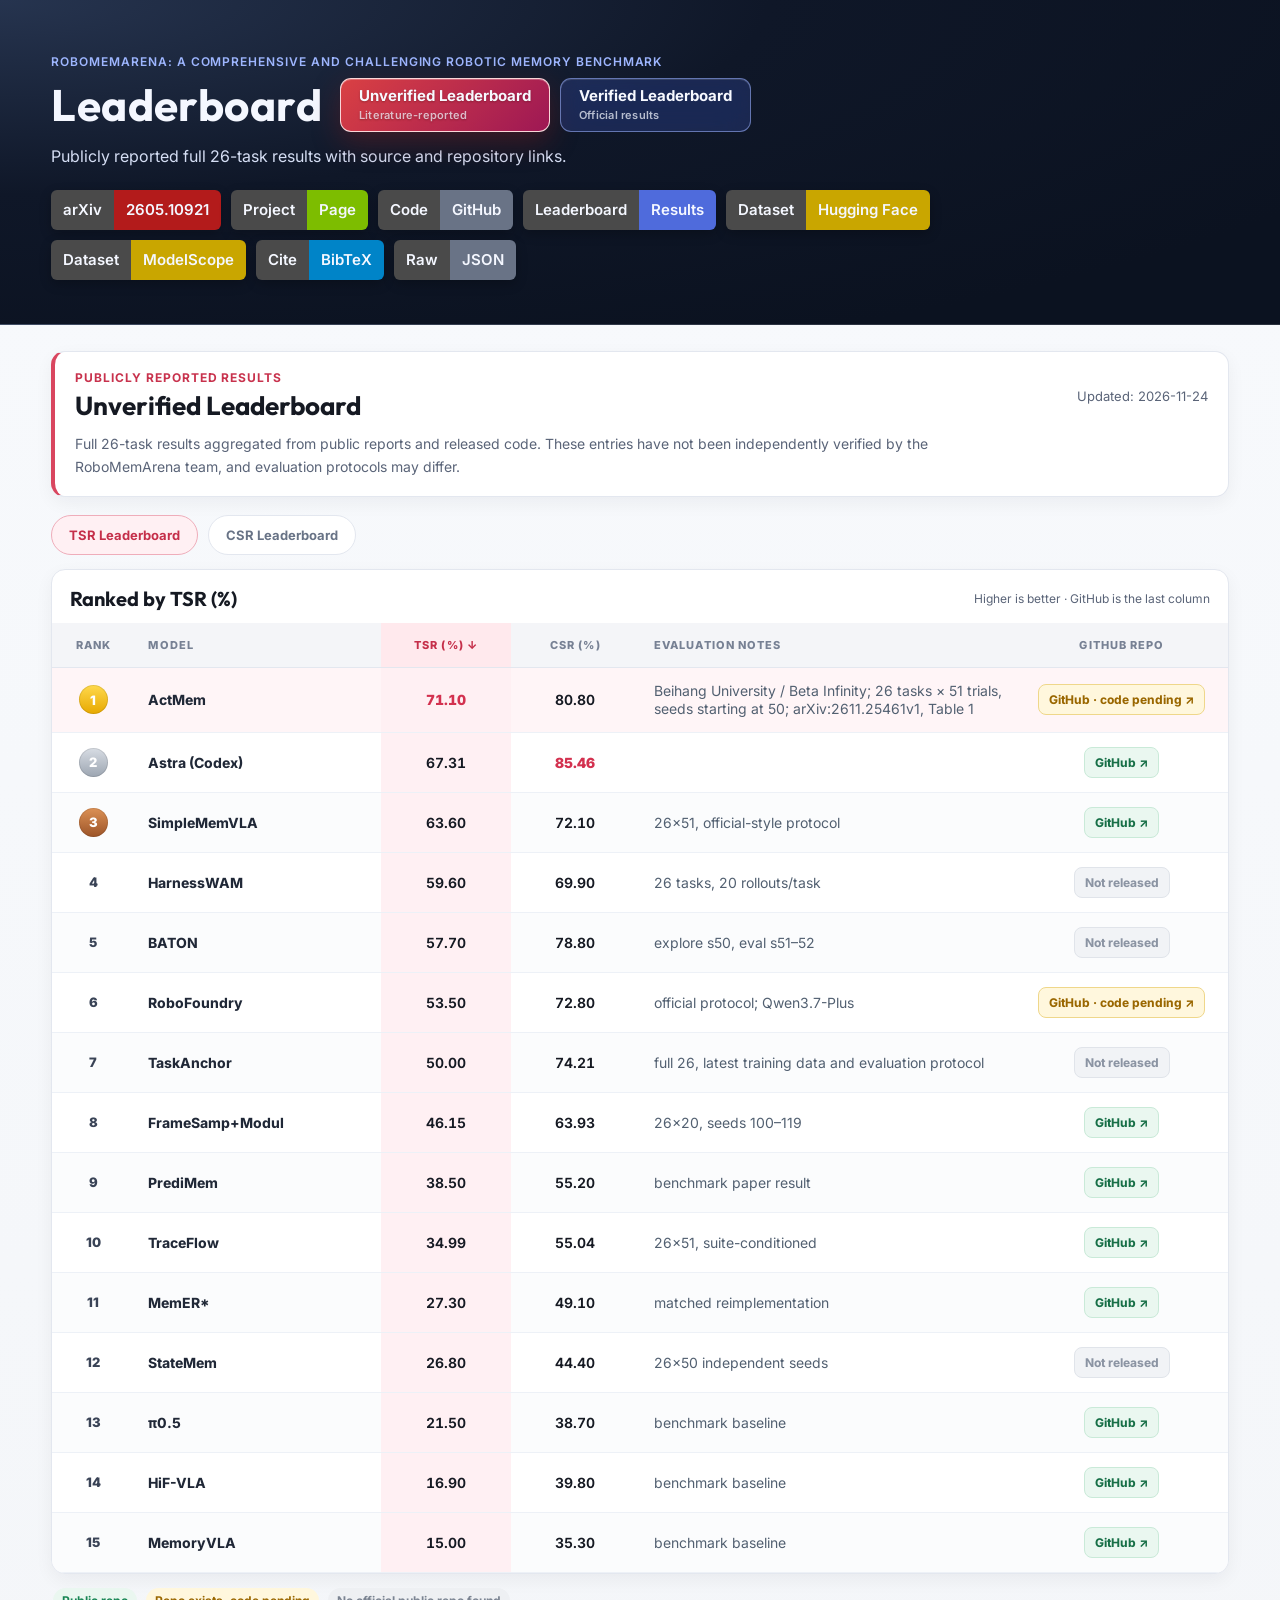
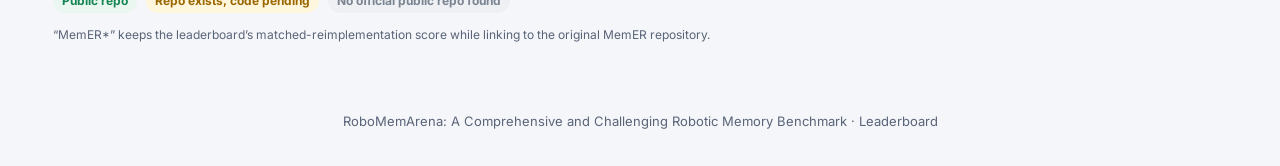
<file: leaderboard.html>
<!DOCTYPE html>
<html lang="en">
<head>
  <meta charset="UTF-8">
  <meta name="viewport" content="width=device-width, initial-scale=1.0">
  <title>RoboMemArena: A Comprehensive and Challenging Robotic Memory Benchmark Leaderboard</title>
  <meta name="description" content="RoboMemArena leaderboard for a comprehensive and challenging robotic memory benchmark, with sortable metrics and category-wise scores.">
  <link rel="preconnect" href="https://fonts.googleapis.com">
  <link rel="preconnect" href="https://fonts.gstatic.com" crossorigin>
  <link href="https://fonts.googleapis.com/css2?family=Inter:wght@400;500;600;700&family=Outfit:wght@500;700&display=swap" rel="stylesheet">
  <link rel="stylesheet" href="leaderboard.css">
</head>
<body>
  <header class="hero">
    <div class="container">
      <p class="kicker">RoboMemArena: A Comprehensive and Challenging Robotic Memory Benchmark</p>
      <div class="title-row">
        <h1>Leaderboard</h1>
        <div class="leaderboard-tabs" role="tablist" aria-label="Leaderboard verification status">
          <button
            id="unverifiedTab"
            class="leaderboard-tab leaderboard-tab-unverified is-active"
            type="button"
            role="tab"
            aria-selected="true"
            aria-controls="unverifiedBoard"
            data-board="unverified"
          >
            <span>Unverified Leaderboard</span>
            <small>Literature-reported</small>
          </button>
          <button
            id="verifiedTab"
            class="leaderboard-tab leaderboard-tab-verified"
            type="button"
            role="tab"
            aria-selected="false"
            aria-controls="verifiedBoard"
            data-board="verified"
          >
            <span>Verified Leaderboard</span>
            <small>Official results</small>
          </button>
        </div>
      </div>
      <p class="subtitle" id="leaderboardSubtitle">
        Publicly reported full 26-task results with source and repository links.
      </p>
      <div class="resource-links" aria-label="RoboMemArena resources">
        <a href="https://arxiv.org/abs/2605.10921" class="resource-pill resource-red" target="_blank" rel="noopener noreferrer">
          <span class="resource-prefix">arXiv</span>
          <span class="resource-value">2605.10921</span>
        </a>
        <a href="index.html" class="resource-pill resource-green">
          <span class="resource-prefix">Project</span>
          <span class="resource-value">Page</span>
        </a>
        <a href="https://github.com/OpenHelix-Team/RoboMemArena" class="resource-pill resource-slate" target="_blank" rel="noopener noreferrer">
          <span class="resource-prefix">Code</span>
          <span class="resource-value">GitHub</span>
        </a>
        <a href="leaderboard.html" class="resource-pill resource-indigo">
          <span class="resource-prefix">Leaderboard</span>
          <span class="resource-value">Results</span>
        </a>
        <a href="https://huggingface.co/datasets/RoboMemArenaBenchmark/RoboMemArena" class="resource-pill resource-gold" target="_blank" rel="noopener noreferrer">
          <span class="resource-prefix">Dataset</span>
          <span class="resource-value">Hugging Face</span>
        </a>
        <a href="https://modelscope.cn/profile/haodong123" class="resource-pill resource-gold" target="_blank" rel="noopener noreferrer">
          <span class="resource-prefix">Dataset</span>
          <span class="resource-value">ModelScope</span>
        </a>
        <a href="index.html#bibtex" class="resource-pill resource-blue">
          <span class="resource-prefix">Cite</span>
          <span class="resource-value">BibTeX</span>
        </a>
        <a href="leaderboard_data.json" class="resource-pill resource-slate" target="_blank" rel="noopener noreferrer">
          <span class="resource-prefix">Raw</span>
          <span class="resource-value">JSON</span>
        </a>
      </div>
    </div>
  </header>

  <main class="container">
    <div id="verifiedBoard" class="leaderboard-view" role="tabpanel" aria-labelledby="verifiedTab" hidden>
    <section class="panel controls">
      <div class="control">
        <label for="protocolSelect">Protocol</label>
        <select id="protocolSelect"></select>
      </div>
      <div class="control">
        <label for="sortSelect">Sort By</label>
        <select id="sortSelect">
          <option value="overall_csr">Overall CSR</option>
          <option value="overall_tsr">Overall TSR</option>
          <option value="transfer_tsr">T (Transfer) TSR</option>
          <option value="transfer_csr">T (Transfer)</option>
          <option value="occlusion_tsr">O (Occlusion) TSR</option>
          <option value="occlusion_csr">O (Occlusion)</option>
          <option value="counting_tsr">C (Counting) TSR</option>
          <option value="counting_csr">C (Counting)</option>
          <option value="sequence_tsr">S (Sequence) TSR</option>
          <option value="sequence_csr">S (Sequence)</option>
        </select>
      </div>
      <div class="control">
        <label for="searchInput">Search</label>
        <input id="searchInput" type="text" placeholder="method / model / note">
      </div>
    </section>

    <section class="panel table-wrap">
      <table id="leaderboardTable">
        <thead>
          <tr>
            <th>Rank</th>
            <th>Method</th>
            <th>Affiliation</th>
            <th>VLM</th>
            <th>VLA</th>
            <th>TSR (%)</th>
            <th>CSR (%)</th>
            <th>T (TSR/CSR)</th>
            <th>O (TSR/CSR)</th>
            <th>C (TSR/CSR)</th>
            <th>S (TSR/CSR)</th>
            <th>Source</th>
            <th>Notes</th>
          </tr>
        </thead>
        <tbody></tbody>
      </table>
    </section>

    <section class="panel realworld">
      <div class="section-heading">
        <div>
          <p class="section-kicker">Physical Robot</p>
          <h2>Real-World Evaluation</h2>
        </div>
        <p class="section-note">Full-task success rate over 10 rollouts per task.</p>
      </div>
      <div class="table-wrap realworld-table-wrap">
        <table class="realworld-table">
          <thead>
            <tr>
              <th>Method</th>
              <th>Affiliation</th>
              <th>Pour Bottle ×2</th>
              <th>Brush Plates w/ Swap</th>
              <th>Transfer Objects</th>
              <th>Shell Game</th>
              <th>IHMB</th>
              <th>Average</th>
            </tr>
          </thead>
          <tbody>
            <tr class="highlight-row">
              <td><strong>PrediMem</strong></td>
              <td>HKUST (Guangzhou)</td>
              <td><strong>60</strong></td>
              <td><strong>60</strong></td>
              <td><strong>80</strong></td>
              <td><strong>50</strong></td>
              <td><strong>10</strong></td>
              <td><strong>52</strong></td>
            </tr>
            <tr>
              <td>MemER*</td>
              <td>Stanford University</td>
              <td>30</td>
              <td>50</td>
              <td>80</td>
              <td>40</td>
              <td>0</td>
              <td>40</td>
            </tr>
            <tr>
              <td>π<sub>0.5</sub></td>
              <td>Physical Intelligence</td>
              <td>20</td>
              <td>10</td>
              <td>60</td>
              <td>10</td>
              <td>0</td>
              <td>20</td>
            </tr>
          </tbody>
        </table>
      </div>
      <p class="contact-note">
        Real-world evaluation requires physical robot access. If you are interested in evaluating on the real-world benchmark,
        please contact <a href="mailto:leihuashuohit@gmail.com">leihuashuohit@gmail.com</a>.
      </p>
    </section>

    <section class="panel notes">
      <h2>Metric Definition</h2>
      <ul>
        <li><strong>TSR</strong>: full-task success rate.</li>
        <li><strong>CSR</strong>: cumulative success rate over stage-level verification predicates.</li>
        <li><strong>T / O / C / S</strong>: category-wise TSR/CSR for Transferring / Occlusion / Counting / Sequence.</li>
        <li><strong>Evaluation protocol</strong>: all reported simulation results are evaluated on all 26 RoboMemArena tasks. Rollout counts may differ by method and are stated in the source or notes for each entry.</li>
      </ul>
      <p class="updated" id="updatedAt">Updated: -</p>
    </section>
    </div>

    <div id="unverifiedBoard" class="leaderboard-view" role="tabpanel" aria-labelledby="unverifiedTab">
      <section class="panel unverified-overview">
        <div class="section-heading">
          <div>
            <p class="section-kicker unverified-kicker">Publicly reported results</p>
            <h2>Unverified Leaderboard</h2>
          </div>
          <p class="updated unverified-updated">Updated: 2026-11-24</p>
        </div>
        <p>
          Full 26-task results aggregated from public reports and released code. These entries have not been
          independently verified by the RoboMemArena team, and evaluation protocols may differ.
        </p>
      </section>

      <div class="unverified-metric-tabs" role="tablist" aria-label="Unverified leaderboard ranking metric">
        <button class="unverified-metric-tab is-active" type="button" role="tab" aria-selected="true" data-unverified-metric="tsr">
          TSR Leaderboard
        </button>
        <button class="unverified-metric-tab" type="button" role="tab" aria-selected="false" data-unverified-metric="csr">
          CSR Leaderboard
        </button>
      </div>

      <section class="panel unverified-table-panel">
        <div class="unverified-section-head">
          <h2 id="unverifiedRankingTitle">Ranked by TSR (%)</h2>
          <p>Higher is better · GitHub is the last column</p>
        </div>
        <div class="table-wrap">
          <table class="unverified-table">
            <colgroup>
              <col class="unverified-col-rank">
              <col class="unverified-col-model">
              <col class="unverified-col-score">
              <col class="unverified-col-score">
              <col class="unverified-col-notes">
              <col class="unverified-col-repo">
            </colgroup>
            <thead>
              <tr>
                <th class="unverified-center">Rank</th>
                <th>Model</th>
                <th class="unverified-center" id="unverifiedTsrHeader">TSR (%)</th>
                <th class="unverified-center" id="unverifiedCsrHeader">CSR (%)</th>
                <th>Evaluation Notes</th>
                <th class="unverified-center">GitHub Repo</th>
              </tr>
            </thead>
            <tbody id="unverifiedTableBody"></tbody>
          </table>
        </div>
      </section>

      <div class="unverified-status-row" aria-label="Repository availability legend">
        <span class="unverified-badge is-release">Public repo</span>
        <span class="unverified-badge is-pending">Repo exists, code pending</span>
        <span class="unverified-badge is-missing">No official public repo found</span>
      </div>

      <p class="unverified-footnote">
        “MemER*” keeps the leaderboard’s matched-reimplementation score while linking to the original MemER repository.
      </p>
    </div>
  </main>

  <footer>
    <p>RoboMemArena: A Comprehensive and Challenging Robotic Memory Benchmark · Leaderboard</p>
  </footer>

  <script src="leaderboard.js"></script>
</body>
</html>
</file>
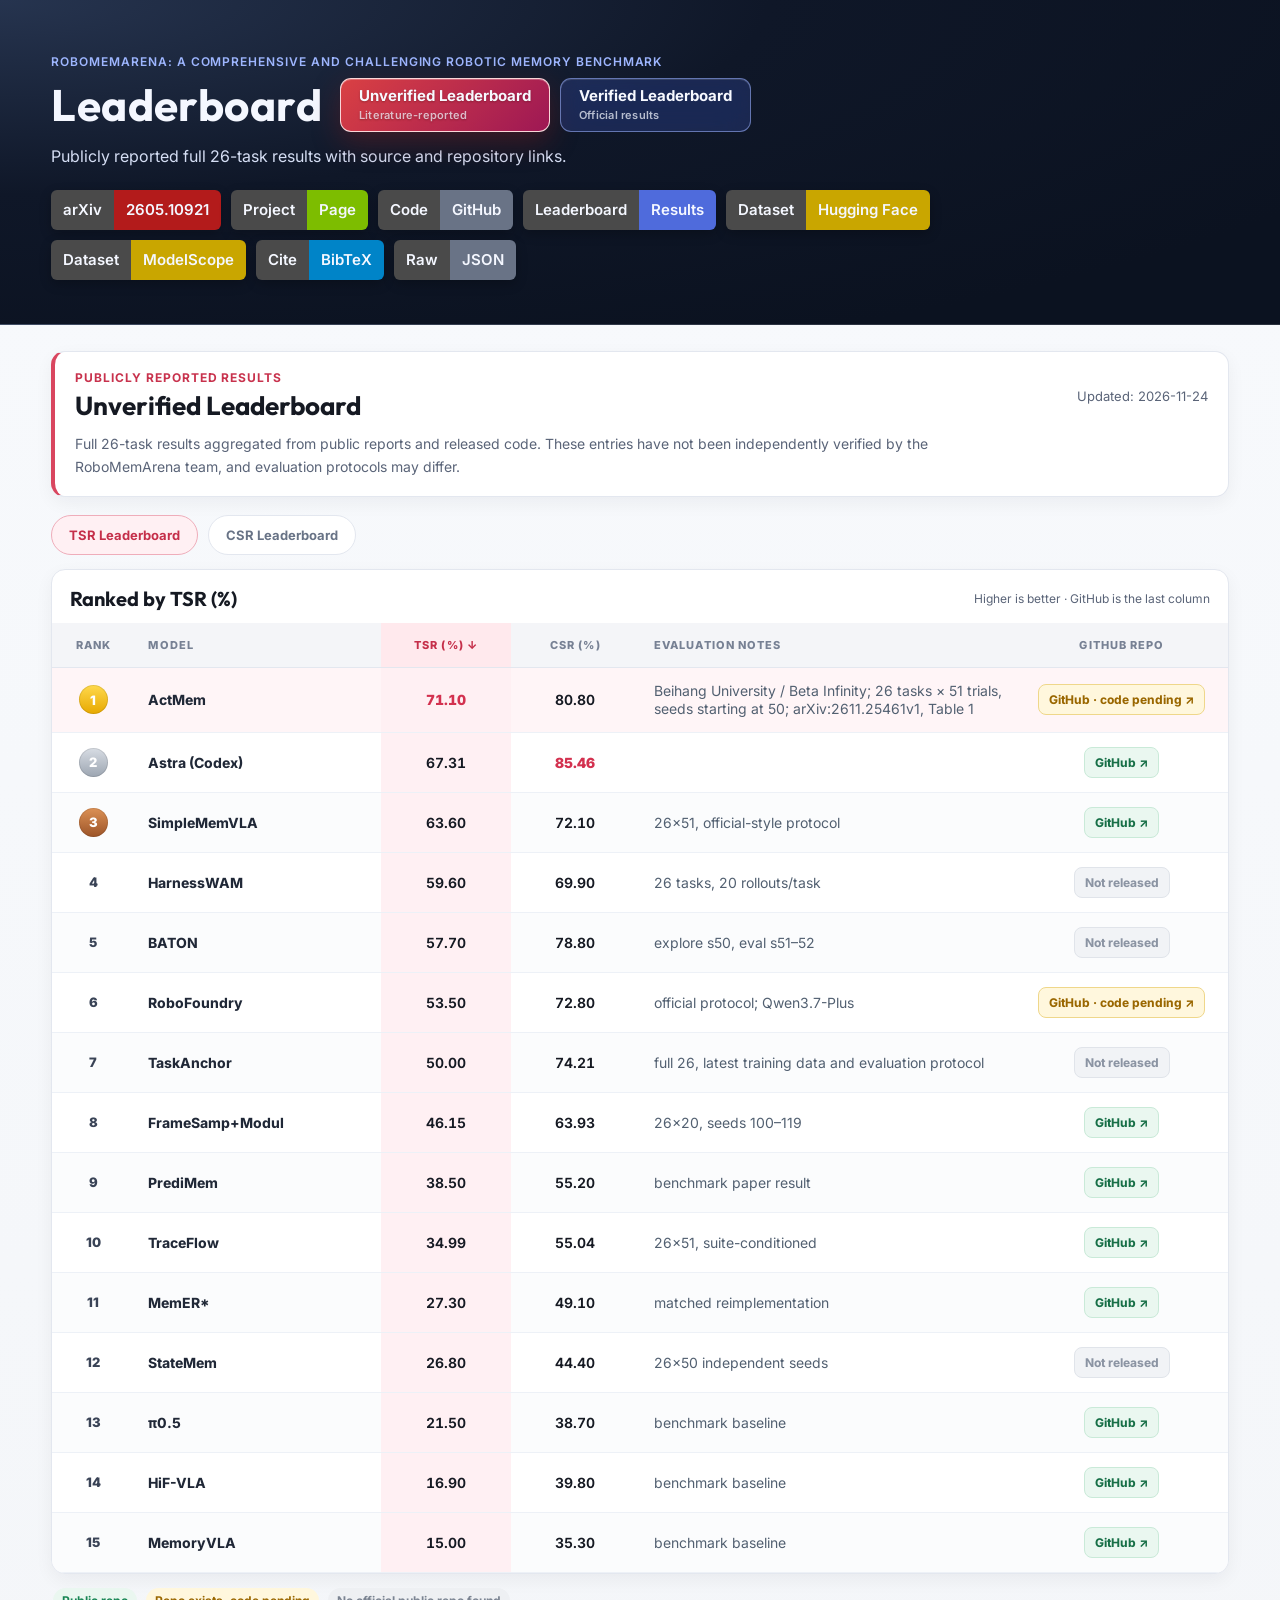
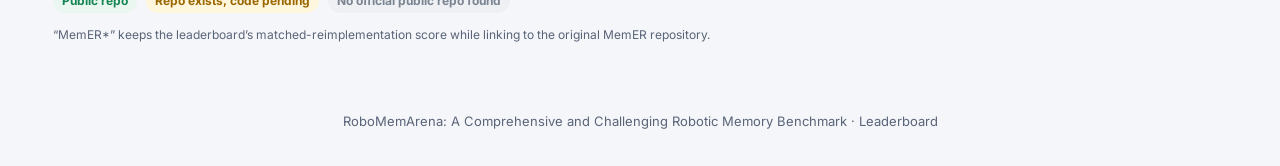
<file: unverified_leaderboard.html>
<!doctype html>
<html lang="en">
<head>
<meta charset="utf-8">
<meta name="viewport" content="width=device-width, initial-scale=1">
<meta http-equiv="refresh" content="0; url=leaderboard.html">
<link rel="canonical" href="leaderboard.html">
<title>RoboMemArena Unverified Leaderboard</title>
<script>window.location.replace("leaderboard.html");</script>
<style>
:root {
  --bg:#f7f9fc;
  --panel:#ffffff;
  --text:#172033;
  --muted:#667085;
  --line:#dfe5ee;
  --head:#f1f3f6;
  --blue:#377cf6;
  --blue-soft:#eef5ff;
  --blue-cell:#f4f8ff;
  --green:#178553;
  --green-soft:#eaf7f0;
  --amber:#9a6700;
  --amber-soft:#fff7dd;
}
*{box-sizing:border-box}
html{scroll-behavior:smooth}
body{
  margin:0; padding:34px 30px 48px;
  background:var(--bg); color:var(--text);
  font-family:Inter,ui-sans-serif,-apple-system,BlinkMacSystemFont,"Segoe UI",
    Roboto,Helvetica,Arial,"PingFang SC","Microsoft YaHei",sans-serif;
}
.wrap{max-width:1680px;margin:0 auto}
.header{display:flex;justify-content:space-between;align-items:flex-start;gap:24px;margin-bottom:18px}
.title-line{display:flex;align-items:baseline;gap:18px;flex-wrap:wrap}
.brand{font-size:44px;font-weight:850;letter-spacing:-1.6px;color:#111827}
.title{font-size:29px;font-weight:720;color:#4f5969}
.subtitle{margin-top:7px;font-size:18px;color:#667085;font-weight:520}
.updated{font-size:16px;color:#7b8492;font-style:italic;font-weight:650;white-space:nowrap;margin-top:5px}
.header-meta{display:flex;align-items:center;justify-content:flex-end;gap:14px;flex-wrap:wrap}
.verified-link{
  display:inline-flex;align-items:center;justify-content:center;min-height:44px;padding:0 16px;
  border:1px solid #2266db;border-radius:10px;background:var(--blue);color:#fff;
  box-shadow:0 4px 12px rgba(55,124,246,.22);font-size:14px;font-weight:820;
  text-decoration:none;white-space:nowrap;transition:transform .18s ease,box-shadow .18s ease,background .18s ease;
}
.verified-link:hover{background:#2569df;transform:translateY(-1px);box-shadow:0 7px 16px rgba(55,124,246,.28)}
.verified-link:focus-visible{outline:3px solid rgba(55,124,246,.28);outline-offset:3px}

.tabs{display:flex;gap:10px;margin:18px 0 22px}
.tab{
  border:1px solid var(--line);background:#fff;color:#687386;
  border-radius:11px;padding:10px 18px;font-size:14px;font-weight:800;
  cursor:pointer;letter-spacing:.4px;
}
.tab.active{background:var(--blue-soft);border-color:#bed5ff;color:var(--blue)}

.panel{display:none}
.panel.active{display:block}
.section-head{display:flex;align-items:center;justify-content:space-between;margin-bottom:10px}
.section-title{font-size:18px;font-weight:820;color:#2b3443}
.section-note{font-size:13px;color:#7d8795}

.card{
  background:var(--panel);border:1px solid var(--line);border-radius:12px;overflow:hidden;
  box-shadow:0 1px 3px rgba(16,24,40,.04);
}
table{width:100%;border-collapse:separate;border-spacing:0;table-layout:fixed}
thead th{
  background:var(--head);color:#7a8494;text-transform:uppercase;
  letter-spacing:1.55px;font-size:12px;font-weight:850;
  padding:16px 14px;border-bottom:1px solid var(--line);text-align:left;
}
thead th.center, td.center{text-align:center}
thead th.metric-active{background:#e7f1ff;color:var(--blue)}
tbody tr:nth-child(odd){background:#fbfcfd}
tbody tr:nth-child(even){background:#fff}
tbody tr:first-child{background:#f0f6ff}
tbody td{
  padding:15px 14px;border-bottom:1px solid var(--line);
  vertical-align:middle;font-size:15px;line-height:1.2;
}
tbody tr:last-child td{border-bottom:0}
.rank{text-align:center;font-weight:800}
.rank-num{display:inline-block;min-width:28px}
.model{font-weight:790;font-size:18px;color:#202837}
.metric{text-align:center;font-variant-numeric:tabular-nums;font-size:18px;font-weight:600}
.active-metric{background:var(--blue-cell)}
.metric.best{color:var(--blue);font-weight:850}
.note{color:#526071;font-size:15px}
.repo{text-align:center}
.repo-link{
  display:inline-flex;align-items:center;justify-content:center;white-space:nowrap;
  text-decoration:none;color:#176f47;background:var(--green-soft);border:1px solid #c9ead8;
  border-radius:8px;padding:7px 10px;font-size:12px;font-weight:820;
}
.repo-link:hover{filter:brightness(.98);transform:translateY(-1px)}
.repo-link.pending{color:var(--amber);background:var(--amber-soft);border-color:#efd78a}
.repo-missing{
  display:inline-flex;white-space:nowrap;color:#8b94a3;background:#f1f3f6;
  border:1px solid #e0e4ea;border-radius:8px;padding:7px 10px;font-size:12px;font-weight:760;
}

.medal{
  display:inline-flex;align-items:center;justify-content:center;
  width:29px;height:29px;border-radius:50%;color:white;font-size:13px;font-weight:900;
  position:relative;box-shadow:inset 0 0 0 1px rgba(0,0,0,.12);
}
.medal:before,.medal:after{
  content:"";position:absolute;top:-7px;width:7px;height:10px;z-index:-1;
  background:linear-gradient(90deg,#ef4444 0 33%,#fff 33% 66%,#2563eb 66%);
}
.medal:before{left:5px;transform:rotate(-13deg)}
.medal:after{right:5px;transform:rotate(13deg)}
.gold{background:linear-gradient(#ffd94d,#e7a800)}
.silver{background:linear-gradient(#d8dde4,#9ca5b1)}
.bronze{background:linear-gradient(#dc9155,#9c5428)}

.footer{
  margin-top:14px;padding:0 4px;color:#7a8492;font-size:12.5px;line-height:1.6;text-align:center;
}
.status-row{
  margin:14px 2px 0;display:flex;gap:10px;align-items:center;flex-wrap:wrap;
  font-size:12px;color:#758090
}
.badge{border-radius:999px;padding:5px 9px;font-weight:760}
.badge.release{background:var(--green-soft);color:var(--green)}
.badge.pending{background:var(--amber-soft);color:var(--amber)}
.badge.missing{background:#eef0f3;color:#7b8492}

@media(max-width:1150px){
  body{padding:22px 14px}
  .header{flex-direction:column}
  .header-meta{justify-content:flex-start}
  .brand{font-size:34px} .title{font-size:23px}
  .subtitle{font-size:16px}
  .card{overflow-x:auto}
  table{min-width:1180px}
}
@media print{
  body{background:#fff;padding:15px}
  .tabs{display:none}
  .panel{display:block!important;margin-bottom:28px;page-break-inside:avoid}
  .header{margin-bottom:12px}
  .card{box-shadow:none}
}
</style>
</head>
<body>
<div class="wrap">
  <div class="header">
    <div>
      <div class="title-line">
        <div class="brand">RoboMemArena</div>
        <div class="title">Unverified Leaderboard</div>
      </div>
      <div class="subtitle">Literature-reported full 26-task results · 13 methods · GitHub repository links added</div>
    </div>
    <div class="header-meta">
      <a class="verified-link" href="leaderboard.html">Verified Leaderboard</a>
      <div class="updated">Updated: 2026-10-12</div>
    </div>
  </div>

  <div class="tabs">
    <button class="tab active" onclick="showPanel('tsr', this)">TSR Leaderboard</button>
    <button class="tab" onclick="showPanel('csr', this)">CSR Leaderboard</button>
  </div>

  <section id="panel-tsr" class="panel active">
    <div class="section-head">
      <div class="section-title">Ranked by TSR (%)</div>
      <div class="section-note">Higher is better · GitHub is the last column</div>
    </div>
    <div class="card">
      <table>
        <colgroup>
          <col style="width:7%">
          <col style="width:22%">
          <col style="width:11%">
          <col style="width:11%">
          <col style="width:32%">
          <col style="width:17%">
        </colgroup>
        <thead>
          <tr>
            <th class="center">Rank</th>
            <th>Model</th>
            <th class="center metric-active">TSR (%) ↓</th>
            <th class="center">CSR (%)</th>
            <th>Evaluation Notes</th>
            <th class="center">GitHub Repo</th>
          </tr>
        </thead>
        <tbody>

          <tr>
            <td class="rank"><span class="medal gold">1</span></td>
            <td class="model">SimpleMemVLA</td>
            <td class="metric active-metric best">63.60</td>
            <td class="metric">72.10</td>
            <td class="note">26×51, official-style protocol</td>
            <td class="repo"><a class="repo-link" href="https://github.com/OpenBMB/SimpleMemVLA" target="_blank" rel="noopener noreferrer">GitHub ↗</a></td>
          </tr>


          <tr>
            <td class="rank"><span class="medal silver">2</span></td>
            <td class="model">HarnessWAM</td>
            <td class="metric active-metric">59.60</td>
            <td class="metric">69.90</td>
            <td class="note">26 tasks, 20 rollouts/task</td>
            <td class="repo"><span class="repo-missing">Not released</span></td>
          </tr>


          <tr>
            <td class="rank"><span class="medal bronze">3</span></td>
            <td class="model">BATON</td>
            <td class="metric active-metric">57.70</td>
            <td class="metric best">78.80</td>
            <td class="note">explore s50, eval s51–52</td>
            <td class="repo"><span class="repo-missing">Not released</span></td>
          </tr>


          <tr>
            <td class="rank"><span class="rank-num">4</span></td>
            <td class="model">RoboFoundry</td>
            <td class="metric active-metric">53.50</td>
            <td class="metric">72.80</td>
            <td class="note">official protocol; Qwen3.7-Plus</td>
            <td class="repo"><a class="repo-link pending" href="https://github.com/robofoundry2026/RoboFoundry" target="_blank" rel="noopener noreferrer">GitHub · code pending ↗</a></td>
          </tr>


          <tr>
            <td class="rank"><span class="rank-num">5</span></td>
            <td class="model">TaskAnchor</td>
            <td class="metric active-metric">50.00</td>
            <td class="metric">74.21</td>
            <td class="note">full 26, latest training data and evaluation protocol</td>
            <td class="repo"><span class="repo-missing">Not released</span></td>
          </tr>


          <tr>
            <td class="rank"><span class="rank-num">6</span></td>
            <td class="model">FrameSamp+Modul</td>
            <td class="metric active-metric">46.15</td>
            <td class="metric">63.93</td>
            <td class="note">26×20, seeds 100–119</td>
            <td class="repo"><a class="repo-link" href="https://github.com/RoboMME/robomme_policy_learning" target="_blank" rel="noopener noreferrer">GitHub ↗</a></td>
          </tr>


          <tr>
            <td class="rank"><span class="rank-num">7</span></td>
            <td class="model">PrediMem</td>
            <td class="metric active-metric">38.50</td>
            <td class="metric">55.20</td>
            <td class="note">benchmark paper result</td>
            <td class="repo"><a class="repo-link" href="https://github.com/OpenHelix-Team/RoboMemArena" target="_blank" rel="noopener noreferrer">GitHub ↗</a></td>
          </tr>


          <tr>
            <td class="rank"><span class="rank-num">8</span></td>
            <td class="model">TraceFlow</td>
            <td class="metric active-metric">34.99</td>
            <td class="metric">55.04</td>
            <td class="note">26×51, suite-conditioned</td>
            <td class="repo"><a class="repo-link" href="https://github.com/zhangjiaxuan-Xuan/TraceFlow" target="_blank" rel="noopener noreferrer">GitHub ↗</a></td>
          </tr>


          <tr>
            <td class="rank"><span class="rank-num">9</span></td>
            <td class="model">MemER*</td>
            <td class="metric active-metric">27.30</td>
            <td class="metric">49.10</td>
            <td class="note">matched reimplementation</td>
            <td class="repo"><a class="repo-link" href="https://github.com/memer-policy/memer" target="_blank" rel="noopener noreferrer">GitHub ↗</a></td>
          </tr>


          <tr>
            <td class="rank"><span class="rank-num">10</span></td>
            <td class="model">StateMem</td>
            <td class="metric active-metric">26.80</td>
            <td class="metric">44.40</td>
            <td class="note">26×50 independent seeds</td>
            <td class="repo"><span class="repo-missing">Not released</span></td>
          </tr>


          <tr>
            <td class="rank"><span class="rank-num">11</span></td>
            <td class="model">π0.5</td>
            <td class="metric active-metric">21.50</td>
            <td class="metric">38.70</td>
            <td class="note">benchmark baseline</td>
            <td class="repo"><a class="repo-link" href="https://github.com/Physical-Intelligence/openpi" target="_blank" rel="noopener noreferrer">GitHub ↗</a></td>
          </tr>


          <tr>
            <td class="rank"><span class="rank-num">12</span></td>
            <td class="model">HiF-VLA</td>
            <td class="metric active-metric">16.90</td>
            <td class="metric">39.80</td>
            <td class="note">benchmark baseline</td>
            <td class="repo"><a class="repo-link" href="https://github.com/OpenHelix-Team/HiF-VLA" target="_blank" rel="noopener noreferrer">GitHub ↗</a></td>
          </tr>


          <tr>
            <td class="rank"><span class="rank-num">13</span></td>
            <td class="model">MemoryVLA</td>
            <td class="metric active-metric">15.00</td>
            <td class="metric">35.30</td>
            <td class="note">benchmark baseline</td>
            <td class="repo"><a class="repo-link" href="https://github.com/shihao1895/MemoryVLA" target="_blank" rel="noopener noreferrer">GitHub ↗</a></td>
          </tr>

        </tbody>
      </table>
    </div>
  </section>

  <section id="panel-csr" class="panel">
    <div class="section-head">
      <div class="section-title">Ranked by CSR (%)</div>
      <div class="section-note">Higher is better · GitHub is the last column</div>
    </div>
    <div class="card">
      <table>
        <colgroup>
          <col style="width:7%">
          <col style="width:22%">
          <col style="width:11%">
          <col style="width:11%">
          <col style="width:32%">
          <col style="width:17%">
        </colgroup>
        <thead>
          <tr>
            <th class="center">Rank</th>
            <th>Model</th>
            <th class="center">TSR (%)</th>
            <th class="center metric-active">CSR (%) ↓</th>
            <th>Evaluation Notes</th>
            <th class="center">GitHub Repo</th>
          </tr>
        </thead>
        <tbody>

          <tr>
            <td class="rank"><span class="medal gold">1</span></td>
            <td class="model">BATON</td>
            <td class="metric">57.70</td>
            <td class="metric active-metric best">78.80</td>
            <td class="note">explore s50, eval s51–52</td>
            <td class="repo"><span class="repo-missing">Not released</span></td>
          </tr>


          <tr>
            <td class="rank"><span class="medal silver">2</span></td>
            <td class="model">TaskAnchor</td>
            <td class="metric">50.00</td>
            <td class="metric active-metric">74.21</td>
            <td class="note">full 26, latest training data and evaluation protocol</td>
            <td class="repo"><span class="repo-missing">Not released</span></td>
          </tr>


          <tr>
            <td class="rank"><span class="medal bronze">3</span></td>
            <td class="model">RoboFoundry</td>
            <td class="metric">53.50</td>
            <td class="metric active-metric">72.80</td>
            <td class="note">official protocol; Qwen3.7-Plus</td>
            <td class="repo"><a class="repo-link pending" href="https://github.com/robofoundry2026/RoboFoundry" target="_blank" rel="noopener noreferrer">GitHub · code pending ↗</a></td>
          </tr>


          <tr>
            <td class="rank"><span class="rank-num">4</span></td>
            <td class="model">SimpleMemVLA</td>
            <td class="metric best">63.60</td>
            <td class="metric active-metric">72.10</td>
            <td class="note">26×51, official-style protocol</td>
            <td class="repo"><a class="repo-link" href="https://github.com/OpenBMB/SimpleMemVLA" target="_blank" rel="noopener noreferrer">GitHub ↗</a></td>
          </tr>


          <tr>
            <td class="rank"><span class="rank-num">5</span></td>
            <td class="model">HarnessWAM</td>
            <td class="metric">59.60</td>
            <td class="metric active-metric">69.90</td>
            <td class="note">26 tasks, 20 rollouts/task</td>
            <td class="repo"><span class="repo-missing">Not released</span></td>
          </tr>


          <tr>
            <td class="rank"><span class="rank-num">6</span></td>
            <td class="model">FrameSamp+Modul</td>
            <td class="metric">46.15</td>
            <td class="metric active-metric">63.93</td>
            <td class="note">26×20, seeds 100–119</td>
            <td class="repo"><a class="repo-link" href="https://github.com/RoboMME/robomme_policy_learning" target="_blank" rel="noopener noreferrer">GitHub ↗</a></td>
          </tr>


          <tr>
            <td class="rank"><span class="rank-num">7</span></td>
            <td class="model">PrediMem</td>
            <td class="metric">38.50</td>
            <td class="metric active-metric">55.20</td>
            <td class="note">benchmark paper result</td>
            <td class="repo"><a class="repo-link" href="https://github.com/OpenHelix-Team/RoboMemArena" target="_blank" rel="noopener noreferrer">GitHub ↗</a></td>
          </tr>


          <tr>
            <td class="rank"><span class="rank-num">8</span></td>
            <td class="model">TraceFlow</td>
            <td class="metric">34.99</td>
            <td class="metric active-metric">55.04</td>
            <td class="note">26×51, suite-conditioned</td>
            <td class="repo"><a class="repo-link" href="https://github.com/zhangjiaxuan-Xuan/TraceFlow" target="_blank" rel="noopener noreferrer">GitHub ↗</a></td>
          </tr>


          <tr>
            <td class="rank"><span class="rank-num">9</span></td>
            <td class="model">MemER*</td>
            <td class="metric">27.30</td>
            <td class="metric active-metric">49.10</td>
            <td class="note">matched reimplementation</td>
            <td class="repo"><a class="repo-link" href="https://github.com/memer-policy/memer" target="_blank" rel="noopener noreferrer">GitHub ↗</a></td>
          </tr>


          <tr>
            <td class="rank"><span class="rank-num">10</span></td>
            <td class="model">StateMem</td>
            <td class="metric">26.80</td>
            <td class="metric active-metric">44.40</td>
            <td class="note">26×50 independent seeds</td>
            <td class="repo"><span class="repo-missing">Not released</span></td>
          </tr>


          <tr>
            <td class="rank"><span class="rank-num">11</span></td>
            <td class="model">HiF-VLA</td>
            <td class="metric">16.90</td>
            <td class="metric active-metric">39.80</td>
            <td class="note">benchmark baseline</td>
            <td class="repo"><a class="repo-link" href="https://github.com/OpenHelix-Team/HiF-VLA" target="_blank" rel="noopener noreferrer">GitHub ↗</a></td>
          </tr>


          <tr>
            <td class="rank"><span class="rank-num">12</span></td>
            <td class="model">π0.5</td>
            <td class="metric">21.50</td>
            <td class="metric active-metric">38.70</td>
            <td class="note">benchmark baseline</td>
            <td class="repo"><a class="repo-link" href="https://github.com/Physical-Intelligence/openpi" target="_blank" rel="noopener noreferrer">GitHub ↗</a></td>
          </tr>


          <tr>
            <td class="rank"><span class="rank-num">13</span></td>
            <td class="model">MemoryVLA</td>
            <td class="metric">15.00</td>
            <td class="metric active-metric">35.30</td>
            <td class="note">benchmark baseline</td>
            <td class="repo"><a class="repo-link" href="https://github.com/shihao1895/MemoryVLA" target="_blank" rel="noopener noreferrer">GitHub ↗</a></td>
          </tr>

        </tbody>
      </table>
    </div>
  </section>

  <div class="status-row">
    <span class="badge release">Public repo</span>
    <span class="badge pending">Repo exists, code pending</span>
    <span class="badge missing">No official public repo found</span>
  </div>

  <div class="footer">
    Unverified = aggregated from literature reports, not an official RoboMemArena ranking.
    Protocols differ across works. Repository availability was checked on 2026-09-29.
    “MemER*” keeps the leaderboard’s matched-reimplementation score while linking to the original MemER repository.
  </div>
</div>

<script>
function showPanel(which, btn){
  document.querySelectorAll('.panel').forEach(x => x.classList.remove('active'));
  document.querySelectorAll('.tab').forEach(x => x.classList.remove('active'));
  document.getElementById('panel-' + which).classList.add('active');
  btn.classList.add('active');
}
</script>
</body>
</html>
</file>
<file: leaderboard.css>
:root {
  --bg: #f4f6f9;
  --card: #ffffff;
  --text: #151922;
  --muted: #5a6478;
  --line: #e3e7ef;
  --accent: #1f6fff;
  --accent-dark: #0f4ec7;
  --header: #0f1728;
}

* {
  box-sizing: border-box;
}

body {
  margin: 0;
  font-family: "Inter", -apple-system, BlinkMacSystemFont, "Segoe UI", sans-serif;
  color: var(--text);
  background: linear-gradient(180deg, #eef2f8 0%, #f7f9fc 280px, #f4f6f9 100%);
}

.container {
  width: min(1200px, 92vw);
  margin: 0 auto;
}

.hero {
  background: radial-gradient(120% 120% at 0% 0%, #26344f 0%, #0f1728 50%, #0b1220 100%);
  color: #f4f7ff;
  padding: 54px 0 44px;
  border-bottom: 1px solid rgba(255, 255, 255, 0.12);
}

.kicker {
  margin: 0 0 8px;
  font-size: 12px;
  letter-spacing: 0.08em;
  text-transform: uppercase;
  color: #9eb6ff;
  font-weight: 600;
}

h1 {
  margin: 0;
  font-family: "Outfit", sans-serif;
  font-size: clamp(28px, 4vw, 44px);
  font-weight: 700;
  letter-spacing: 0.01em;
}

.title-row {
  display: flex;
  align-items: center;
  flex-wrap: wrap;
  gap: 18px;
}

.leaderboard-tabs {
  display: flex;
  align-items: stretch;
  gap: 10px;
}

.leaderboard-tab {
  min-height: 54px;
  padding: 8px 18px;
  border-radius: 11px;
  color: #f7f9ff;
  cursor: pointer;
  font-family: inherit;
  text-align: left;
  -webkit-backdrop-filter: blur(14px) saturate(145%);
  backdrop-filter: blur(14px) saturate(145%);
  transition: transform 0.18s ease, box-shadow 0.18s ease, background 0.18s ease, border-color 0.18s ease;
}

.leaderboard-tab span,
.leaderboard-tab small {
  display: block;
}

.leaderboard-tab span {
  font-size: 15px;
  font-weight: 700;
  line-height: 1.15;
}

.leaderboard-tab small {
  margin-top: 4px;
  color: rgba(244, 247, 255, 0.72);
  font-size: 11px;
  font-weight: 600;
  letter-spacing: 0.02em;
}

.leaderboard-tab:hover {
  transform: translateY(-2px);
}

.leaderboard-tab:focus-visible {
  outline: 3px solid rgba(255, 255, 255, 0.72);
  outline-offset: 3px;
}

.leaderboard-tab-verified {
  border: 1px solid rgba(158, 182, 255, 0.55);
  background: rgba(79, 107, 220, 0.22);
  box-shadow: inset 0 1px 0 rgba(255, 255, 255, 0.12);
}

.leaderboard-tab-verified.is-active {
  border-color: rgba(190, 208, 255, 0.92);
  background: linear-gradient(135deg, rgba(79, 107, 220, 0.9), rgba(31, 111, 255, 0.72));
  box-shadow: 0 9px 24px rgba(15, 78, 199, 0.34), inset 0 1px 0 rgba(255, 255, 255, 0.22);
}

.leaderboard-tab-unverified {
  border: 1px solid rgba(254, 202, 202, 0.62);
  background: linear-gradient(135deg, rgba(239, 68, 68, 0.52), rgba(190, 24, 93, 0.44));
  box-shadow: 0 6px 18px rgba(127, 29, 29, 0.2), inset 0 1px 0 rgba(255, 255, 255, 0.16);
  text-shadow: 0 1px 2px rgba(69, 10, 10, 0.35);
}

.leaderboard-tab-unverified.is-active {
  border-color: rgba(254, 226, 226, 0.94);
  background: linear-gradient(135deg, rgba(239, 68, 68, 0.9), rgba(190, 24, 93, 0.82));
  box-shadow: 0 10px 28px rgba(127, 29, 29, 0.42), inset 0 1px 0 rgba(255, 255, 255, 0.26);
}

.subtitle {
  margin: 12px 0 20px;
  color: #d5def4;
  max-width: 760px;
  line-height: 1.6;
}

.hero-links {
  display: flex;
  flex-wrap: wrap;
  gap: 10px;
}

.resource-links {
  display: flex;
  flex-wrap: wrap;
  gap: 10px;
  max-width: 980px;
}

.resource-pill {
  display: inline-flex;
  align-items: stretch;
  overflow: hidden;
  border-radius: 6px;
  color: #f4f7ff;
  text-decoration: none;
  font-weight: 600;
  font-size: 15px;
  line-height: 1;
  box-shadow: 0 4px 12px rgba(0, 0, 0, 0.24);
  transition: transform 0.18s ease, box-shadow 0.18s ease;
}

.resource-pill:hover {
  transform: translateY(-2px);
  box-shadow: 0 7px 18px rgba(0, 0, 0, 0.3);
}

.resource-pill.resource-disabled {
  cursor: default;
}

.resource-pill.resource-disabled:hover {
  transform: none;
  box-shadow: 0 4px 12px rgba(0, 0, 0, 0.24);
}

.resource-prefix,
.resource-value {
  display: inline-flex;
  align-items: center;
  min-height: 40px;
  padding: 0 12px;
  white-space: nowrap;
}

.resource-prefix {
  background: #4a4a4a;
}

.resource-red .resource-value {
  background: #b31b1b;
}

.resource-green .resource-value {
  background: #7dbd00;
}

.resource-indigo .resource-value {
  background: #4f6bdc;
}

.resource-gold .resource-value {
  background: #c9a600;
}

.resource-blue .resource-value {
  background: #0084c8;
}

.resource-slate .resource-value {
  background: #697386;
}

.btn {
  text-decoration: none;
  border-radius: 10px;
  padding: 10px 14px;
  font-size: 14px;
  font-weight: 600;
  transition: all 0.18s ease;
  border: 1px solid transparent;
}

.btn-dark {
  background: var(--accent);
  color: #fff;
}

.btn-dark:hover {
  background: var(--accent-dark);
}

.btn-light {
  border-color: rgba(255, 255, 255, 0.25);
  color: #f0f5ff;
  background: rgba(255, 255, 255, 0.05);
}

.btn-light:hover {
  background: rgba(255, 255, 255, 0.1);
}

main {
  padding: 26px 0 40px;
}

.leaderboard-view[hidden] {
  display: none;
}

.panel {
  background: var(--card);
  border: 1px solid var(--line);
  border-radius: 14px;
  box-shadow: 0 6px 18px rgba(8, 18, 43, 0.05);
  padding: 16px;
  margin-bottom: 14px;
}

.section-heading {
  display: flex;
  align-items: flex-end;
  justify-content: space-between;
  gap: 16px;
  margin-bottom: 14px;
}

.section-kicker {
  margin: 0 0 4px;
  color: var(--accent);
  font-size: 12px;
  font-weight: 700;
  letter-spacing: 0.08em;
  text-transform: uppercase;
}

.section-heading h2 {
  margin: 0;
  font-family: "Outfit", sans-serif;
  font-size: 24px;
}

.section-note {
  margin: 0;
  color: var(--muted);
  font-size: 13px;
}

.controls {
  display: grid;
  grid-template-columns: repeat(3, minmax(180px, 1fr));
  gap: 12px;
}

.control {
  display: flex;
  flex-direction: column;
  gap: 6px;
}

.control label {
  color: var(--muted);
  font-size: 13px;
  font-weight: 600;
}

select,
input {
  border: 1px solid var(--line);
  border-radius: 10px;
  padding: 10px 12px;
  font-size: 14px;
  color: var(--text);
  background: #fff;
}

select:focus,
input:focus {
  outline: none;
  border-color: #8aadff;
  box-shadow: 0 0 0 3px rgba(31, 111, 255, 0.12);
}

.table-wrap {
  overflow-x: auto;
  padding: 0;
}

table {
  width: 100%;
  border-collapse: collapse;
  min-width: 1120px;
}

thead th {
  background: #f8faff;
  color: #344053;
  font-size: 12px;
  text-transform: uppercase;
  letter-spacing: 0.02em;
  padding: 12px 10px;
  text-align: left;
  border-bottom: 1px solid var(--line);
}

tbody td {
  padding: 12px 10px;
  border-bottom: 1px solid #edf1f7;
  font-size: 14px;
  vertical-align: top;
}

tbody tr:hover {
  background: #fafcff;
}

.rank-chip {
  display: inline-block;
  min-width: 28px;
  text-align: center;
  border-radius: 999px;
  background: #eaf0ff;
  color: #275fcb;
  font-weight: 700;
  padding: 4px 8px;
}

.realworld {
  padding: 18px;
}

.realworld-table-wrap {
  border: 1px solid var(--line);
  border-radius: 12px;
  overflow-x: auto;
}

.realworld-table {
  min-width: 980px;
}

.realworld-table td,
.realworld-table th {
  text-align: center;
}

.realworld-table td:first-child,
.realworld-table th:first-child {
  text-align: left;
}

.highlight-row {
  background: #f4f8ff;
}

.highlight-row:hover {
  background: #edf4ff;
}

.contact-note {
  margin: 12px 0 0;
  color: var(--muted);
  font-size: 14px;
  line-height: 1.6;
}

.contact-note a {
  color: var(--accent);
  font-weight: 700;
  text-decoration: none;
}

.contact-note a:hover {
  text-decoration: underline;
}

.num-strong {
  font-weight: 700;
}

.muted {
  color: var(--muted);
}

.notes h2 {
  margin: 0 0 8px;
  font-family: "Outfit", sans-serif;
  font-size: 20px;
}

.notes ul {
  margin: 8px 0 0;
  padding-left: 20px;
  color: #273040;
}

.notes li {
  margin: 6px 0;
}

.updated {
  margin-top: 12px;
  color: var(--muted);
  font-size: 13px;
}

.unverified-overview {
  border-left: 4px solid #d9465f;
  padding: 18px 20px;
}

.unverified-overview .section-heading {
  align-items: center;
  margin-bottom: 10px;
}

.unverified-overview h2 {
  margin: 0;
  font-family: "Outfit", sans-serif;
  font-size: 26px;
}

.unverified-overview > p {
  max-width: 900px;
  margin: 0;
  color: var(--muted);
  font-size: 14px;
  line-height: 1.65;
}

.unverified-kicker {
  color: #c8324d;
}

.unverified-updated {
  margin: 0;
  white-space: nowrap;
}

.unverified-metric-tabs {
  display: flex;
  gap: 10px;
  margin: 18px 0 14px;
}

.unverified-metric-tab {
  min-height: 40px;
  padding: 0 17px;
  border: 1px solid var(--line);
  border-radius: 999px;
  background: #ffffff;
  color: #687386;
  cursor: pointer;
  font-family: inherit;
  font-size: 13px;
  font-weight: 700;
  transition: border-color 0.18s ease, background 0.18s ease, color 0.18s ease, transform 0.18s ease;
}

.unverified-metric-tab:hover {
  transform: translateY(-1px);
  border-color: #edb3bd;
  color: #b72d46;
}

.unverified-metric-tab:focus-visible {
  outline: 3px solid rgba(217, 70, 95, 0.2);
  outline-offset: 2px;
}

.unverified-metric-tab.is-active {
  border-color: #efadba;
  background: #fff0f3;
  color: #c52f4a;
}

.unverified-table-panel {
  overflow: hidden;
  padding: 0;
}

.unverified-section-head {
  display: flex;
  align-items: center;
  justify-content: space-between;
  gap: 18px;
  padding: 16px 18px 12px;
}

.unverified-section-head h2,
.unverified-section-head p {
  margin: 0;
}

.unverified-section-head h2 {
  font-family: "Outfit", sans-serif;
  font-size: 20px;
}

.unverified-section-head p {
  color: var(--muted);
  font-size: 12px;
}

.unverified-table {
  min-width: 980px;
  border-collapse: separate;
  border-spacing: 0;
  table-layout: fixed;
}

.unverified-col-rank {
  width: 7%;
}

.unverified-col-model {
  width: 21%;
}

.unverified-col-score {
  width: 11%;
}

.unverified-col-notes {
  width: 32%;
}

.unverified-col-repo {
  width: 18%;
}

.unverified-table thead th {
  padding: 15px 14px;
  background: #f4f5f8;
  color: #778194;
  font-size: 11px;
  font-weight: 800;
  letter-spacing: 0.1em;
}

.unverified-table thead th.is-active-metric {
  background: #ffe9ed;
  color: #c52f4a;
}

.unverified-table tbody tr:nth-child(odd) {
  background: #fbfcfd;
}

.unverified-table tbody tr:nth-child(even) {
  background: #ffffff;
}

.unverified-table tbody tr:first-child {
  background: #fff5f7;
}

.unverified-table tbody tr:hover {
  background: #fff8f9;
}

.unverified-table tbody td {
  padding: 14px;
  font-size: 14px;
  line-height: 1.3;
  vertical-align: middle;
}

.unverified-center,
.unverified-rank,
.unverified-score,
.unverified-repo {
  text-align: center;
}

.unverified-model {
  color: #202837;
  font-size: 16px;
  font-weight: 750;
}

.unverified-score {
  font-size: 16px;
  font-variant-numeric: tabular-nums;
  font-weight: 650;
}

.unverified-score.is-active-score {
  background: #fff0f3;
}

.unverified-score.is-best {
  color: #d3314f;
  font-weight: 850;
}

.unverified-note {
  color: #526071;
}

.unverified-rank-number {
  display: inline-flex;
  align-items: center;
  justify-content: center;
  min-width: 29px;
  height: 29px;
  border-radius: 999px;
  color: #394356;
  font-size: 13px;
  font-weight: 850;
}

.unverified-rank-number.is-top {
  color: #ffffff;
  box-shadow: inset 0 0 0 1px rgba(0, 0, 0, 0.1);
}

.unverified-rank-number.is-gold {
  background: linear-gradient(#ffd94d, #e7a800);
}

.unverified-rank-number.is-silver {
  background: linear-gradient(#d8dde4, #9ca5b1);
}

.unverified-rank-number.is-bronze {
  background: linear-gradient(#dc9155, #9c5428);
}

.unverified-repo-link,
.unverified-repo-status {
  display: inline-flex;
  align-items: center;
  justify-content: center;
  min-height: 31px;
  padding: 0 10px;
  border: 1px solid #c9ead8;
  border-radius: 8px;
  background: #eaf7f0;
  color: #176f47;
  font-size: 12px;
  font-weight: 750;
  text-decoration: none;
  white-space: nowrap;
}

.unverified-repo-link:hover {
  transform: translateY(-1px);
  filter: brightness(0.98);
}

.unverified-repo-link.is-pending,
.unverified-repo-status.is-pending {
  border-color: #efd78a;
  background: #fff7dd;
  color: #9a6700;
}

.unverified-repo-status.is-missing {
  border-color: #e0e4ea;
  background: #f1f3f6;
  color: #8b94a3;
}

.unverified-status-row {
  display: flex;
  align-items: center;
  flex-wrap: wrap;
  gap: 9px;
  margin: 14px 2px 0;
}

.unverified-badge {
  padding: 5px 9px;
  border-radius: 999px;
  font-size: 12px;
  font-weight: 700;
}

.unverified-badge.is-release {
  background: #eaf7f0;
  color: #178553;
}

.unverified-badge.is-pending {
  background: #fff7dd;
  color: #9a6700;
}

.unverified-badge.is-missing {
  background: #eef0f3;
  color: #7b8492;
}

.unverified-footnote {
  margin: 12px 2px 0;
  color: var(--muted);
  font-size: 12px;
  line-height: 1.6;
}

footer {
  padding: 16px 0 24px;
  text-align: center;
  color: var(--muted);
  font-size: 13px;
}

@media (max-width: 900px) {
  .title-row {
    align-items: flex-start;
    gap: 14px;
  }

  .leaderboard-tabs {
    gap: 8px;
  }

  .leaderboard-tab {
    min-height: 50px;
    padding: 7px 14px;
  }

  .leaderboard-tab span {
    font-size: 14px;
  }

  .resource-links {
    gap: 8px;
  }

  .resource-pill {
    font-size: 14px;
  }

  .resource-prefix,
  .resource-value {
    min-height: 36px;
    padding: 0 10px;
  }

  .controls {
    grid-template-columns: 1fr;
  }

  .section-heading {
    align-items: flex-start;
    flex-direction: column;
  }

  .unverified-section-head {
    align-items: flex-start;
    flex-direction: column;
    gap: 5px;
  }
}

@media (max-width: 600px) {
  .title-row {
    align-items: flex-start;
    flex-direction: column;
    gap: 12px;
  }

  .leaderboard-tabs {
    width: 100%;
  }

  .leaderboard-tab {
    flex: 1;
    min-width: 0;
  }

  .unverified-metric-tabs {
    display: grid;
    grid-template-columns: 1fr 1fr;
  }
}
</file>
